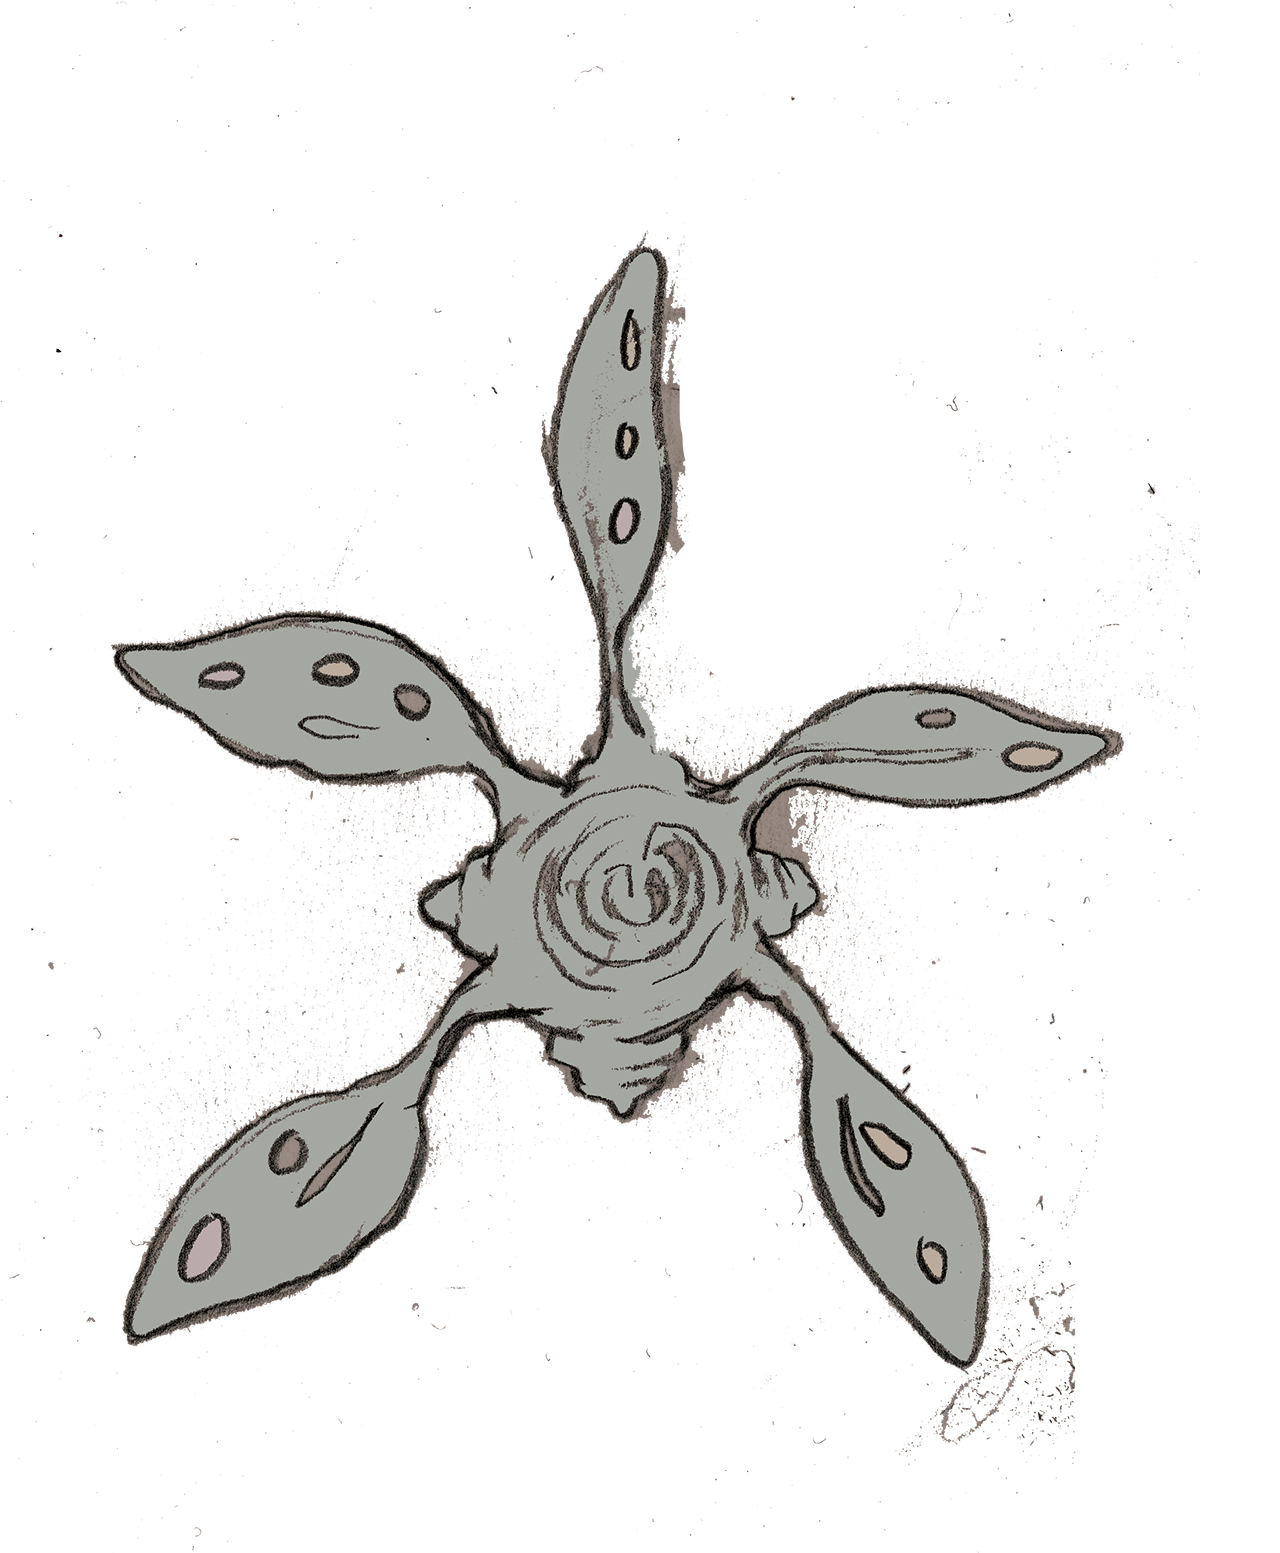
<file: flower.html>
<html>
<head>
<title>flower</title>
<meta http-equiv="Content-Type" content="text/html; charset=utf-8">
</head>
<body bgcolor="#FFFFFF" leftmargin="0" topmargin="0" marginwidth="0" marginheight="0">
<!-- Save for Web Slices (flower.png) -->
<img src="images/flower.png" width="1200" height="1553" alt="">
<!-- End Save for Web Slices -->
</body>
</html>
</file>
